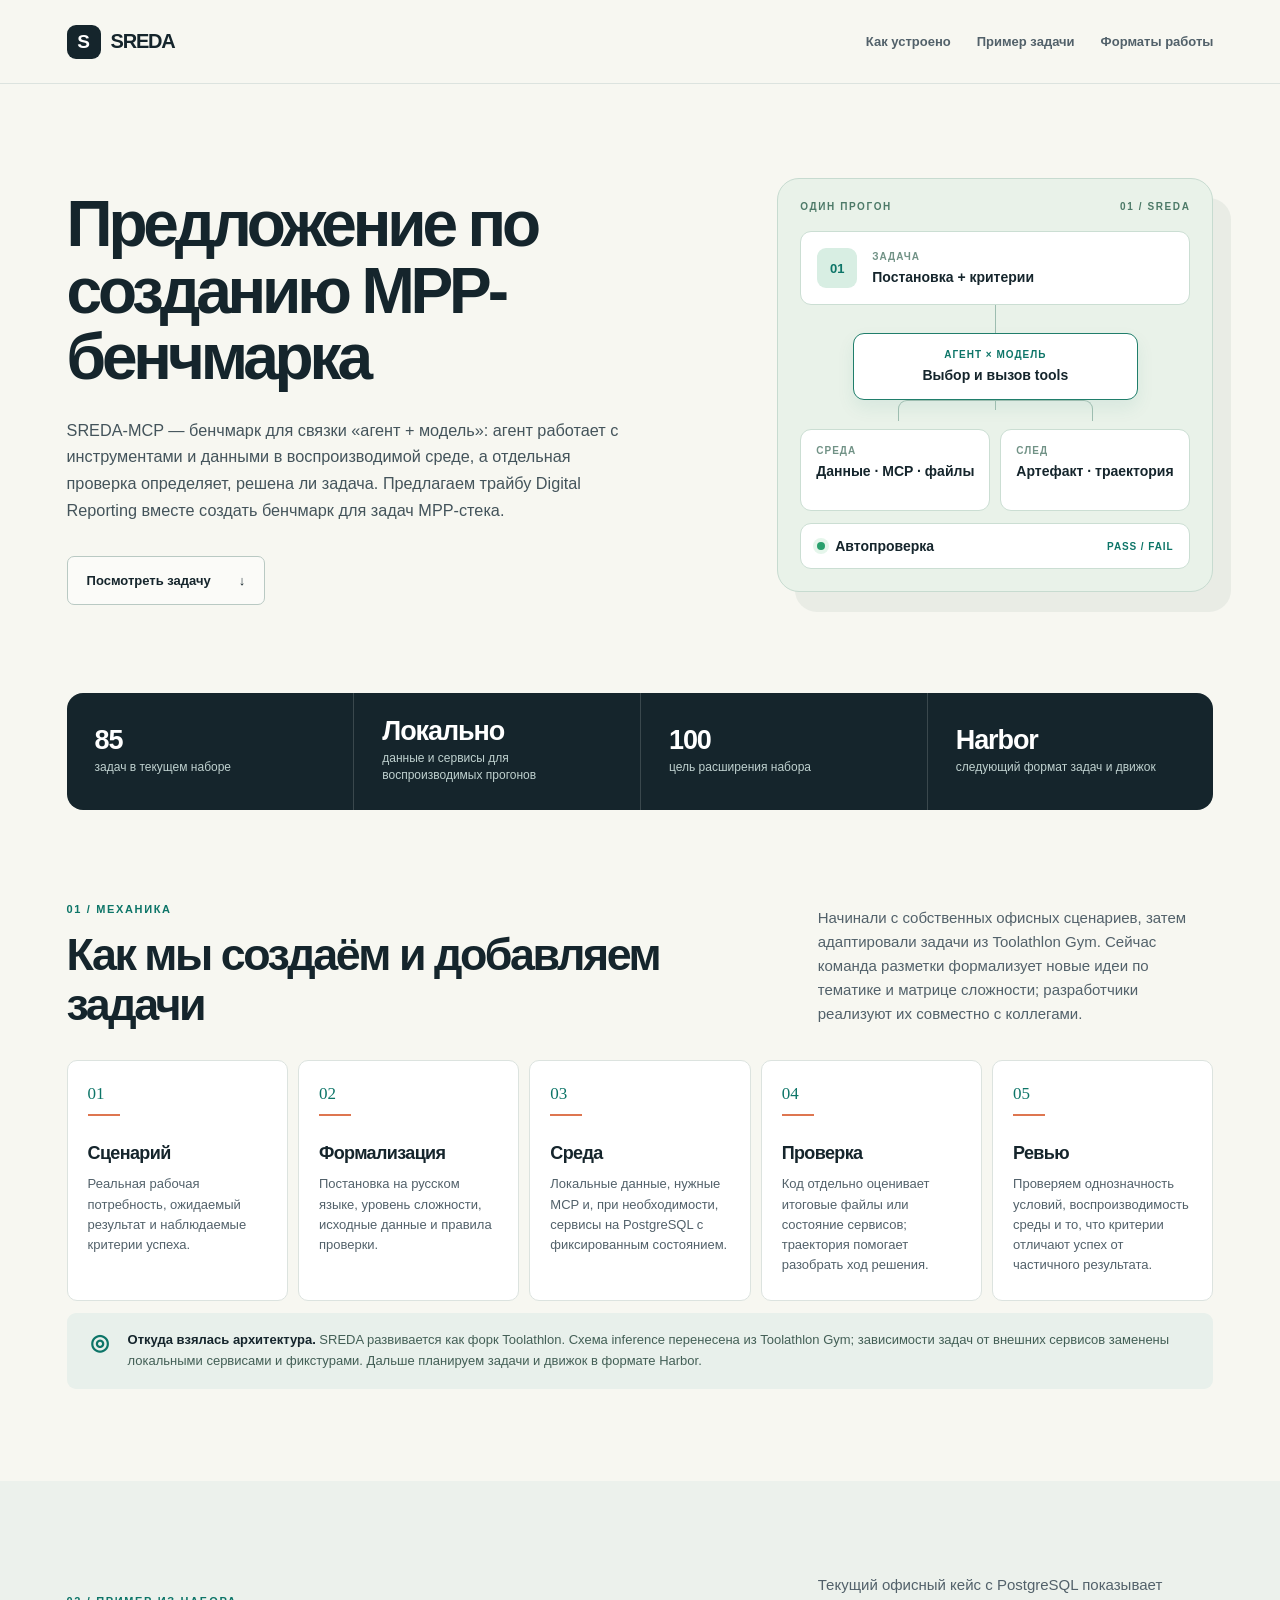
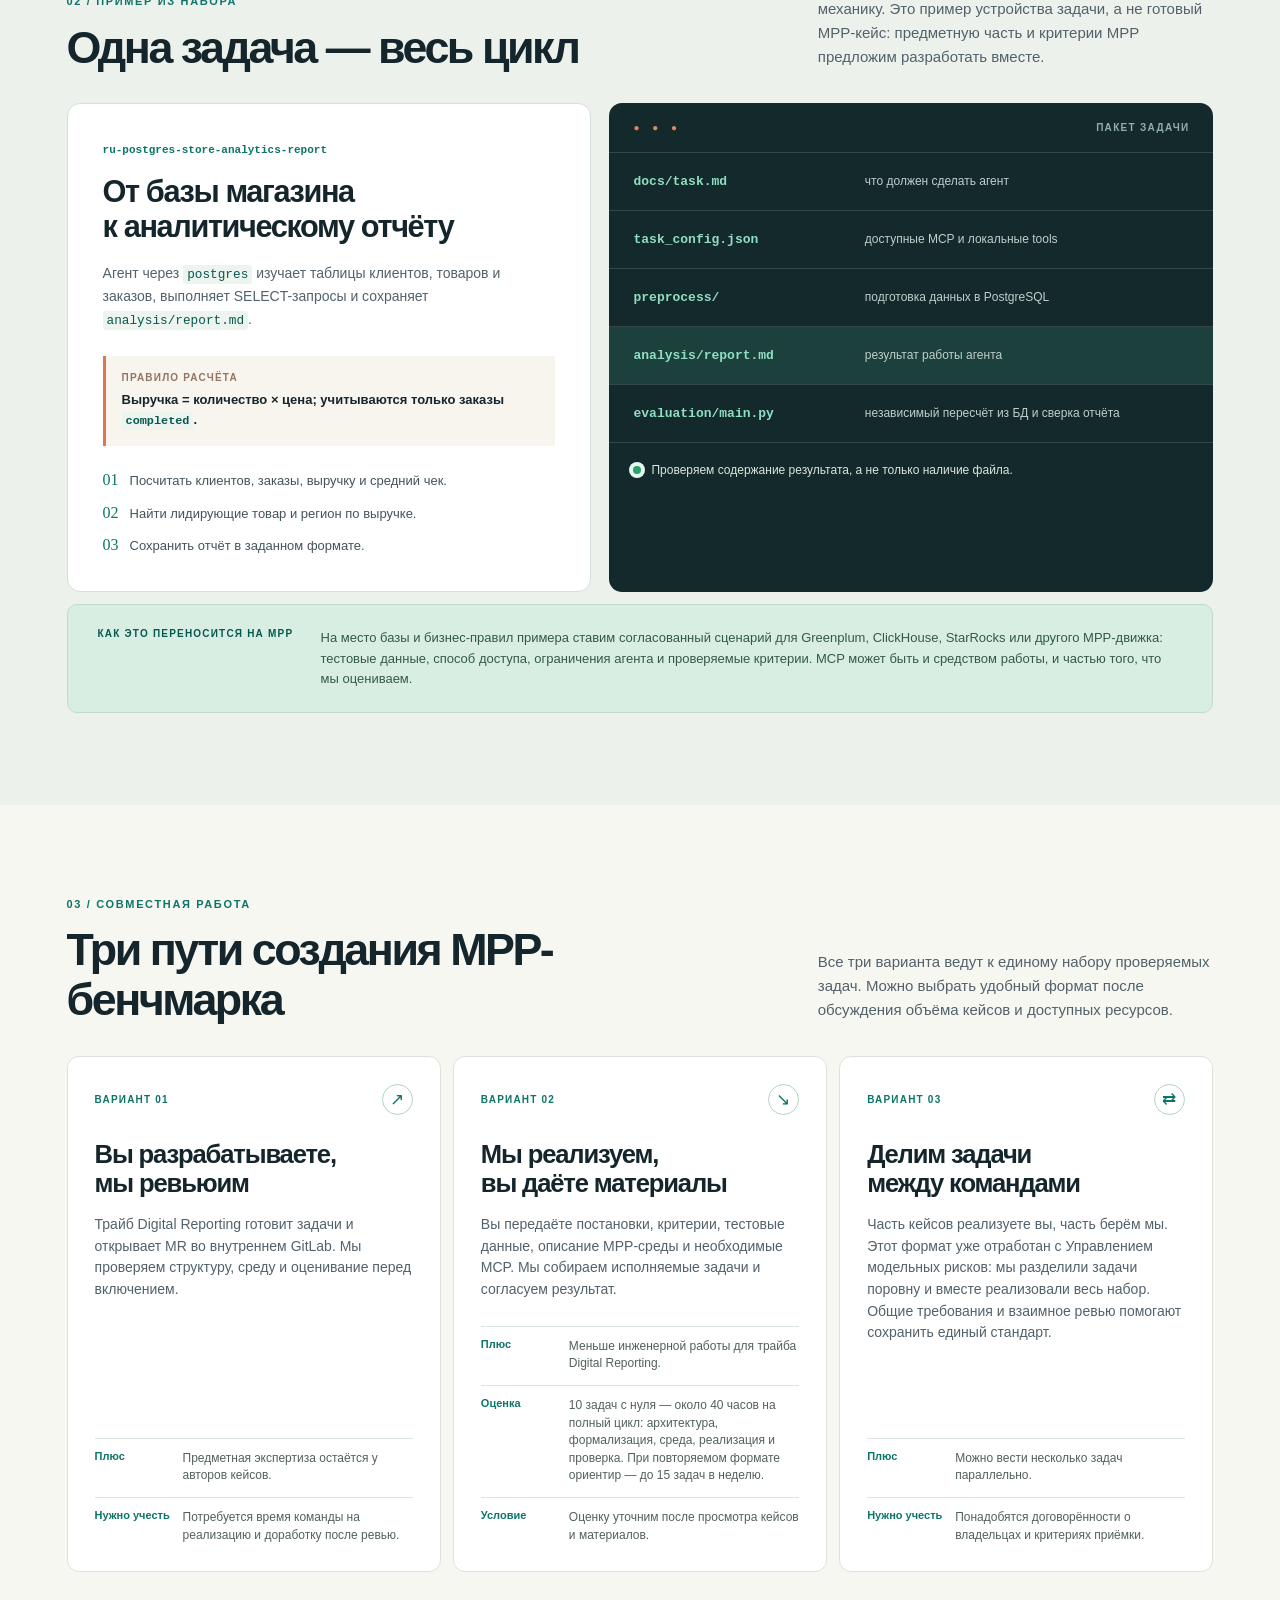
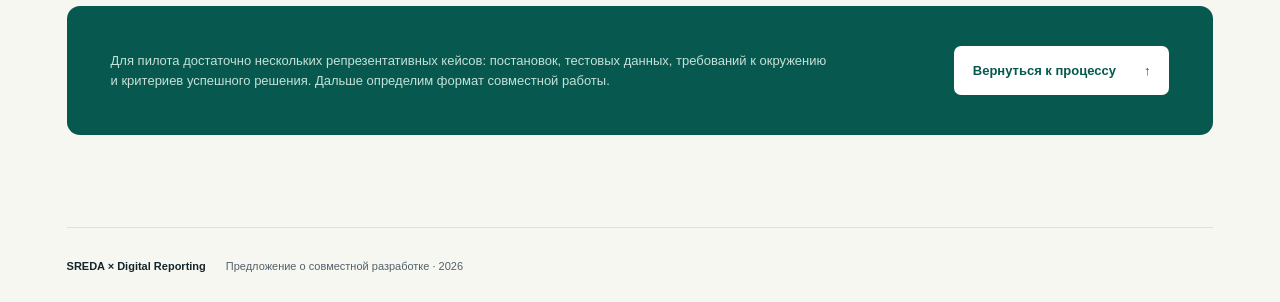
<file: mpp/index.html>
<!doctype html>
<html lang="ru">
  <head>
    <meta charset="utf-8" />
    <meta name="viewport" content="width=device-width, initial-scale=1" />
    <meta name="description" content="Предложение трайбу Digital Reporting о совместном создании MPP-бенчмарка на основе опыта SREDA-MCP." />
    <title>SREDA × Digital Reporting — предложение о MPP-бенчмарке</title>
    <link rel="icon" href="data:," />
    <link rel="stylesheet" href="./styles.css" />
  </head>
  <body>
    <a class="skip-link" href="#main">К содержанию</a>
    <div class="site-shell">
      <header class="site-header">
        <a class="brand" href="https://gitlab.ai.cloud.ru/agi-nlp/toolbench/toolathlon/-/tree/evals?ref_type=heads" aria-label="Открыть репозиторий SREDA в GitLab">
          <span class="brand-mark" aria-hidden="true">S</span>
          <span class="brand-name">SREDA</span>
        </a>
        <nav class="site-nav" aria-label="Разделы страницы">
          <a href="#how">Как устроено</a>
          <a href="#example">Пример задачи</a>
          <a href="#together">Форматы работы</a>
        </nav>
      </header>

      <main id="main">
        <section class="hero" aria-labelledby="hero-title">
          <div class="hero-copy">
            <h1 id="hero-title">Предложение по созданию MPP-бенчмарка</h1>
            <p class="hero-lead">SREDA-MCP — бенчмарк для связки «агент + модель»: агент работает с инструментами и данными в воспроизводимой среде, а отдельная проверка определяет, решена ли задача. Предлагаем трайбу Digital Reporting вместе создать бенчмарк для задач MPP-стека.</p>
            <div class="hero-actions">
              <a class="button button-secondary" href="#example">Посмотреть задачу <span aria-hidden="true">↓</span></a>
            </div>
          </div>
          <div class="hero-visual" aria-label="Схема прогона: задача, агент, рабочая среда, проверка">
            <div class="visual-topline"><span>ОДИН ПРОГОН</span><span>01 / SREDA</span></div>
            <div class="visual-task"><span class="visual-index">01</span><div><small>ЗАДАЧА</small><strong>Постановка + критерии</strong></div></div>
            <div class="visual-middle"><span class="visual-stem" aria-hidden="true"></span><div class="visual-agent"><small>АГЕНТ × МОДЕЛЬ</small><strong>Выбор и вызов tools</strong></div></div>
            <div class="visual-split"><div><small>СРЕДА</small><strong>Данные · MCP · файлы</strong></div><div><small>СЛЕД</small><strong>Артефакт · траектория</strong></div></div>
            <div class="visual-result"><span class="status-dot" aria-hidden="true"></span><strong>Автопроверка</strong><span>PASS / FAIL</span></div>
          </div>
        </section>

        <div class="fact-strip" aria-label="Состояние и планы бенчмарка">
          <div><strong>85</strong><span>задач в текущем наборе</span></div>
          <div><strong>Локально</strong><span>данные и сервисы для воспроизводимых прогонов</span></div>
          <div><strong>100</strong><span>цель расширения набора</span></div>
          <div><strong>Harbor</strong><span>следующий формат задач и движок</span></div>
        </div>

        <section class="section section-how" id="how" aria-labelledby="how-title">
          <div class="section-heading">
            <div><p class="section-kicker">01 / МЕХАНИКА</p><h2 id="how-title">Как мы создаём и добавляем задачи</h2></div>
            <p>Начинали с собственных офисных сценариев, затем адаптировали задачи из Toolathlon Gym. Сейчас команда разметки формализует новые идеи по тематике и матрице сложности; разработчики реализуют их совместно с коллегами.</p>
          </div>
          <div class="process-grid">
            <article class="process-step"><span>01</span><h3>Сценарий</h3><p>Реальная рабочая потребность, ожидаемый результат и наблюдаемые критерии успеха.</p></article>
            <article class="process-step"><span>02</span><h3>Формализация</h3><p>Постановка на русском языке, уровень сложности, исходные данные и правила проверки.</p></article>
            <article class="process-step"><span>03</span><h3>Среда</h3><p>Локальные данные, нужные MCP и, при необходимости, сервисы на PostgreSQL с фиксированным состоянием.</p></article>
            <article class="process-step"><span>04</span><h3>Проверка</h3><p>Код отдельно оценивает итоговые файлы или состояние сервисов; траектория помогает разобрать ход решения.</p></article>
            <article class="process-step"><span>05</span><h3>Ревью</h3><p>Проверяем однозначность условий, воспроизводимость среды и то, что критерии отличают успех от частичного результата.</p></article>
          </div>
          <div class="architecture-note"><span class="note-icon" aria-hidden="true">◎</span><p><strong>Откуда взялась архитектура.</strong> SREDA развивается как форк Toolathlon. Схема inference перенесена из Toolathlon Gym; зависимости задач от внешних сервисов заменены локальными сервисами и фикстурами. Дальше планируем задачи и движок в формате Harbor.</p></div>
        </section>

        <section class="section section-example" id="example" aria-labelledby="example-title">
          <div class="section-heading">
            <div><p class="section-kicker">02 / ПРИМЕР ИЗ НАБОРА</p><h2 id="example-title">Одна задача — весь цикл</h2></div>
            <p>Текущий офисный кейс с PostgreSQL показывает механику. Это пример устройства задачи, а не готовый MPP-кейс: предметную часть и критерии MPP предложим разработать вместе.</p>
          </div>
          <div class="example-layout">
            <div class="example-story">
              <span class="case-label">ru-postgres-store-analytics-report</span>
              <h3>От базы магазина<br />к аналитическому отчёту</h3>
              <p>Агент через <code>postgres</code> изучает таблицы клиентов, товаров и заказов, выполняет SELECT-запросы и сохраняет <code>analysis/report.md</code>.</p>
              <div class="case-rule"><span>Правило расчёта</span><strong>Выручка = количество × цена; учитываются только заказы <code>completed</code>.</strong></div>
              <ul class="case-checks">
                <li><span>01</span> Посчитать клиентов, заказы, выручку и средний чек.</li>
                <li><span>02</span> Найти лидирующие товар и регион по выручке.</li>
                <li><span>03</span> Сохранить отчёт в заданном формате.</li>
              </ul>
            </div>
            <div class="example-package" aria-label="Файлы и проверка примера задачи">
              <div class="package-head"><span class="package-dots" aria-hidden="true">● ● ●</span><span>ПАКЕТ ЗАДАЧИ</span></div>
              <div class="package-row"><code>docs/task.md</code><span>что должен сделать агент</span></div>
              <div class="package-row"><code>task_config.json</code><span>доступные MCP и локальные tools</span></div>
              <div class="package-row"><code>preprocess/</code><span>подготовка данных в PostgreSQL</span></div>
              <div class="package-row is-output"><code>analysis/report.md</code><span>результат работы агента</span></div>
              <div class="package-row"><code>evaluation/main.py</code><span>независимый пересчёт из БД и сверка отчёта</span></div>
              <div class="package-footer"><span class="status-dot" aria-hidden="true"></span> Проверяем содержание результата, а не только наличие файла.</div>
            </div>
          </div>
          <div class="mpp-bridge"><span>КАК ЭТО ПЕРЕНОСИТСЯ НА MPP</span><p>На место базы и бизнес-правил примера ставим согласованный сценарий для Greenplum, ClickHouse, StarRocks или другого MPP-движка: тестовые данные, способ доступа, ограничения агента и проверяемые критерии. MCP может быть и средством работы, и частью того, что мы оцениваем.</p></div>
        </section>

        <section class="section section-together" id="together" aria-labelledby="together-title">
          <div class="section-heading">
            <div><p class="section-kicker">03 / СОВМЕСТНАЯ РАБОТА</p><h2 id="together-title">Три пути создания MPP-бенчмарка</h2></div>
            <p>Все три варианта ведут к единому набору проверяемых задач. Можно выбрать удобный формат после обсуждения объёма кейсов и доступных ресурсов.</p>
          </div>
          <div class="options-grid">
            <article class="option-card"><div class="option-top"><span>ВАРИАНТ 01</span><span class="option-glyph" aria-hidden="true">↗</span></div><h3>Вы разрабатываете,<br />мы ревьюим</h3><p>Трайб Digital Reporting готовит задачи и открывает MR во внутреннем GitLab. Мы проверяем структуру, среду и оценивание перед включением.</p><dl><div><dt>Плюс</dt><dd>Предметная экспертиза остаётся у авторов кейсов.</dd></div><div><dt>Нужно учесть</dt><dd>Потребуется время команды на реализацию и доработку после ревью.</dd></div></dl></article>
            <article class="option-card"><div class="option-top"><span>ВАРИАНТ 02</span><span class="option-glyph" aria-hidden="true">↘</span></div><h3>Мы реализуем,<br />вы даёте материалы</h3><p>Вы передаёте постановки, критерии, тестовые данные, описание MPP-среды и необходимые MCP. Мы собираем исполняемые задачи и согласуем результат.</p><dl><div><dt>Плюс</dt><dd>Меньше инженерной работы для трайба Digital Reporting.</dd></div><div><dt>Оценка</dt><dd>10 задач с нуля — около 40 часов на полный цикл: архитектура, формализация, среда, реализация и проверка. При повторяемом формате ориентир — до 15 задач в неделю.</dd></div><div><dt>Условие</dt><dd>Оценку уточним после просмотра кейсов и материалов.</dd></div></dl></article>
            <article class="option-card"><div class="option-top"><span>ВАРИАНТ 03</span><span class="option-glyph" aria-hidden="true">⇄</span></div><h3>Делим задачи<br />между командами</h3><p>Часть кейсов реализуете вы, часть берём мы. Этот формат уже отработан с Управлением модельных рисков: мы разделили задачи поровну и вместе реализовали весь набор. Общие требования и взаимное ревью помогают сохранить единый стандарт.</p><dl><div><dt>Плюс</dt><dd>Можно вести несколько задач параллельно.</dd></div><div><dt>Нужно учесть</dt><dd>Понадобятся договорённости о владельцах и критериях приёмки.</dd></div></dl></article>
          </div>
          <div class="closing"><p>Для пилота достаточно нескольких репрезентативных кейсов: постановок, тестовых данных, требований к окружению и критериев успешного решения. Дальше определим формат совместной работы.</p><a class="button button-light" href="#how">Вернуться к процессу <span aria-hidden="true">↑</span></a></div>
        </section>
      </main>

      <footer class="site-footer"><span>SREDA × Digital Reporting</span><span>Предложение о совместной разработке · 2026</span></footer>
    </div>
  </body>
</html>
</file>
<file: mpp/styles.css>
:root {
  --ink: #15252c;
  --muted: #52616a;
  --paper: #f7f7f1;
  --white: #ffffff;
  --line: #dce3df;
  --teal: #0d7568;
  --teal-dark: #07584f;
  --mint: #d8eee3;
  --orange: #de7650;
  --radius: 16px;
}

* { box-sizing: border-box; }
html { scroll-behavior: smooth; }
body { margin: 0; color: var(--ink); background: var(--paper); font-family: Inter, -apple-system, BlinkMacSystemFont, "Segoe UI", Arial, sans-serif; -webkit-font-smoothing: antialiased; }
a { color: inherit; }
button, a { -webkit-tap-highlight-color: transparent; }
a:focus-visible { outline: 3px solid var(--orange); outline-offset: 4px; }
code { font-family: ui-monospace, SFMono-Regular, Menlo, Monaco, Consolas, monospace; }
.skip-link { position: absolute; left: 16px; top: -60px; z-index: 10; padding: 10px 15px; background: var(--white); border-radius: 8px; }
.skip-link:focus { top: 12px; }
.site-shell { max-width: 1520px; margin: 0 auto; }

.site-header { display: flex; align-items: center; min-height: 84px; padding: 0 5.2%; border-bottom: 1px solid var(--line); gap: 40px; }
.brand { display: inline-flex; align-items: center; gap: 10px; text-decoration: none; flex: none; }
.brand-mark { width: 34px; height: 34px; display: grid; place-items: center; background: var(--ink); color: #fff; border-radius: 9px; font-weight: 900; font-size: 19px; }
.brand-name { font-weight: 850; font-size: 20px; letter-spacing: -.06em; }
.site-nav { display: flex; align-items: center; gap: 26px; margin-left: auto; }
.site-nav a { font-size: 13px; font-weight: 650; text-decoration: none; }
.site-nav a { color: var(--muted); }
.site-nav a:hover { color: var(--teal); }

.hero { display: grid; grid-template-columns: 1.05fr .95fr; gap: 6%; align-items: center; padding: 82px 5.2% 88px; }
.section-kicker { margin: 0; font-size: 11px; font-weight: 800; line-height: 1.4; letter-spacing: .15em; text-transform: uppercase; color: var(--teal); }
.hero h1 { margin: 25px 0 26px; font-size: clamp(50px, 5vw, 76px); line-height: 1.04; letter-spacing: -.065em; font-weight: 790; }
.hero-lead { max-width: 610px; margin: 0; font-size: clamp(16px, 1.27vw, 19px); line-height: 1.65; color: #44545b; }
.hero-actions { display: flex; gap: 10px; flex-wrap: wrap; margin-top: 32px; }
.button { display: inline-flex; align-items: center; justify-content: space-between; gap: 28px; min-height: 49px; padding: 0 19px; text-decoration: none; font-size: 13px; font-weight: 750; border-radius: 7px; transition: transform .15s ease, background .15s ease; }
.button:hover { transform: translateY(-2px); }
.button-secondary { border: 1px solid #b9c9c3; background: rgba(255,255,255,.55); }

.hero-visual { overflow: hidden; max-width: 560px; margin-left: auto; padding: 22px; background: #e9f2e9; border: 1px solid #c7dbd0; border-radius: 22px; box-shadow: 18px 20px 0 rgba(42, 91, 73, .07); }
.visual-topline { display: flex; justify-content: space-between; padding-bottom: 19px; font-size: 10px; font-weight: 800; letter-spacing: .16em; color: #4d7a68; }
.visual-task, .visual-agent, .visual-split > div, .visual-result { background: var(--white); border: 1px solid #cbded3; border-radius: 11px; }
.visual-task { display: flex; align-items: center; gap: 15px; padding: 16px; }
.visual-index { display: grid; place-items: center; width: 40px; height: 40px; color: var(--teal); background: var(--mint); border-radius: 9px; font-size: 13px; font-weight: 850; }
.hero-visual small { display: block; margin-bottom: 6px; font-size: 10px; font-weight: 800; letter-spacing: .1em; color: #719286; }
.hero-visual strong { font-size: 14px; }
.visual-middle { display: flex; flex-direction: column; align-items: center; }
.visual-stem { width: 1px; height: 28px; background: #9dbdb0; }
.visual-agent { width: 73%; padding: 15px; text-align: center; border-color: #207e6b; box-shadow: 0 8px 18px rgba(13, 117, 104, .08); }
.visual-agent small { color: var(--teal); }
.visual-split { position: relative; display: grid; grid-template-columns: 1fr 1fr; gap: 10px; padding-top: 29px; }
.visual-split:before { content: ''; position: absolute; top: 0; left: 25%; right: 25%; height: 20px; border: 1px solid #9dbdb0; border-bottom: 0; border-radius: 9px 9px 0 0; }
.visual-split:after { content: ''; position: absolute; top: 0; left: 50%; height: 10px; width: 1px; background: #9dbdb0; }
.visual-split > div { min-height: 82px; padding: 15px; }
.visual-result { display: flex; align-items: center; gap: 10px; margin-top: 12px; padding: 14px 16px; }
.visual-result span:last-child { margin-left: auto; font-size: 10px; font-weight: 900; letter-spacing: .09em; color: var(--teal); }
.status-dot { display: inline-block; width: 8px; height: 8px; flex: none; border-radius: 50%; background: #29a06d; box-shadow: 0 0 0 4px #e5f6eb; }

.fact-strip { display: grid; grid-template-columns: repeat(4, 1fr); gap: 0; margin: 0 5.2%; background: var(--ink); color: var(--white); border-radius: var(--radius); }
.fact-strip > div { min-height: 106px; padding: 25px 28px; display: flex; flex-direction: column; justify-content: center; gap: 5px; }
.fact-strip > div + div { border-left: 1px solid rgba(255,255,255,.16); }
.fact-strip strong { font-size: 27px; line-height: 1; letter-spacing: -.04em; }
.fact-strip span { font-size: 12px; line-height: 1.45; color: #bfd1cf; }

.section { padding: 92px 5.2%; scroll-margin-top: 30px; }
.section-heading { display: grid; grid-template-columns: 1.25fr .75fr; gap: 8%; align-items: end; margin-bottom: 31px; }
.section-heading h2 { max-width: 730px; margin: 12px 0 0; font-size: clamp(36px, 3.5vw, 52px); line-height: 1.12; letter-spacing: -.055em; }
.section-heading > p { max-width: 480px; margin: 0 0 3px; color: var(--muted); font-size: 15px; line-height: 1.6; }
.process-grid { display: grid; grid-template-columns: repeat(5, 1fr); gap: 10px; }
.process-step { min-height: 230px; padding: 23px 20px 25px; background: var(--white); border: 1px solid var(--line); border-radius: 10px; }
.process-step > span { display: inline-block; width: 32px; padding-bottom: 10px; color: var(--teal); border-bottom: 2px solid var(--orange); font-family: Georgia, serif; font-size: 17px; }
.process-step h3 { margin: 27px 0 10px; font-size: 18px; letter-spacing: -.035em; }
.process-step p { margin: 0; font-size: 13px; line-height: 1.55; color: var(--muted); }
.architecture-note { display: flex; align-items: flex-start; gap: 16px; margin-top: 12px; padding: 17px 20px; background: #e8f0eb; border-radius: 9px; }
.architecture-note p { margin: 0; color: #435f56; font-size: 13px; line-height: 1.6; }
.architecture-note strong { color: var(--ink); }
.note-icon { display: grid; place-items: center; width: 25px; height: 25px; flex: none; color: var(--teal); font-weight: bold; font-size: 22px; }

.section-example { background: #ecf1ec; }
.example-layout { display: grid; grid-template-columns: .93fr 1.07fr; gap: 18px; }
.example-story { padding: 35px; background: var(--white); border: 1px solid #d5dfd7; border-radius: 13px; }
.case-label { font: 700 11px ui-monospace, Menlo, monospace; color: var(--teal); }
.example-story h3 { margin: 17px 0 18px; font-size: clamp(27px, 2.4vw, 35px); line-height: 1.14; letter-spacing: -.045em; }
.example-story > p { max-width: 520px; margin: 0; color: var(--muted); font-size: 14px; line-height: 1.65; }
.example-story code, .case-rule code { padding: 2px 4px; background: #edf3ef; border-radius: 3px; color: var(--teal-dark); font-size: .91em; }
.case-rule { margin-top: 25px; padding: 16px; border-left: 3px solid var(--orange); background: #f8f4ee; }
.case-rule span { display: block; margin-bottom: 7px; color: #947561; font-size: 10px; font-weight: 850; text-transform: uppercase; letter-spacing: .12em; }
.case-rule strong { font-size: 13px; line-height: 1.5; }
.case-checks { display: grid; gap: 10px; margin: 23px 0 0; padding: 0; list-style: none; }
.case-checks li { display: flex; align-items: baseline; gap: 11px; color: #43545a; font-size: 13px; line-height: 1.4; }
.case-checks span { color: var(--teal); font-family: Georgia, serif; font-size: 16px; }
.example-package { overflow: hidden; background: #14292b; border-radius: 13px; color: var(--white); }
.package-head { display: flex; justify-content: space-between; align-items: center; padding: 19px 24px; color: #91afa9; font-size: 10px; font-weight: 800; letter-spacing: .13em; border-bottom: 1px solid #344649; }
.package-dots { color: #df8664; letter-spacing: 5px; }
.package-row { display: grid; grid-template-columns: minmax(160px, .8fr) 1.2fr; align-items: center; gap: 15px; min-height: 58px; padding: 10px 24px; border-bottom: 1px solid #344649; }
.package-row code { color: #90dec1; font-size: 13px; font-weight: 700; overflow-wrap: anywhere; }
.package-row span { color: #c0ceca; font-size: 12px; line-height: 1.35; }
.package-row.is-output { background: #1c403c; }
.package-footer { display: flex; align-items: center; gap: 10px; padding: 19px 24px; color: #d8e7dc; font-size: 12px; line-height: 1.4; }
.mpp-bridge { display: grid; grid-template-columns: 205px 1fr; gap: 18px; margin-top: 12px; padding: 23px 30px; background: var(--mint); border: 1px solid #c0dbcd; border-radius: 10px; }
.mpp-bridge span { color: var(--teal-dark); font-size: 10px; font-weight: 850; letter-spacing: .12em; }
.mpp-bridge p { margin: 0; color: #34594a; font-size: 13px; line-height: 1.55; }

.options-grid { display: grid; grid-template-columns: repeat(3, 1fr); gap: 12px; }
.option-card { display: flex; flex-direction: column; min-height: 394px; padding: 27px; border: 1px solid var(--line); border-radius: 12px; background: var(--white); }
.option-top { display: flex; align-items: center; justify-content: space-between; font-size: 10px; font-weight: 850; letter-spacing: .12em; color: var(--teal); }
.option-glyph { display: grid; place-items: center; width: 31px; height: 31px; border: 1px solid #b2d4c7; border-radius: 50%; font-size: 17px; font-weight: 500; }
.option-card h3 { margin: 25px 0 15px; font-size: clamp(23px, 2vw, 30px); line-height: 1.16; letter-spacing: -.045em; }
.option-card > p { margin: 0; color: var(--muted); font-size: 14px; line-height: 1.55; }
.option-card dl { display: grid; gap: 13px; margin: auto 0 0; padding-top: 25px; }
.option-card dl > div { display: grid; grid-template-columns: 77px 1fr; gap: 11px; padding-top: 11px; border-top: 1px solid #dce6df; }
.option-card dt { font-size: 11px; font-weight: 800; color: var(--teal); }
.option-card dd { margin: 0; color: #52615e; font-size: 12px; line-height: 1.45; }
.closing { display: flex; align-items: center; justify-content: space-between; gap: 40px; margin-top: 34px; padding: 40px 44px; color: var(--white); background: var(--teal-dark); border-radius: 13px; }
.closing p { max-width: 720px; margin: 0; color: #c6e1d7; font-size: 13px; line-height: 1.55; }
.button-light { flex: none; color: var(--teal-dark); background: var(--white); }
.site-footer { display: flex; align-items: center; gap: 20px; min-height: 76px; margin: 0 5.2%; border-top: 1px solid var(--line); color: var(--muted); font-size: 11px; }
.site-footer span:first-child { color: var(--ink); font-weight: 850; }

@media (max-width: 1100px) {
  .hero { gap: 3%; }
  .hero h1 { font-size: clamp(45px, 5vw, 62px); }
  .process-grid { grid-template-columns: repeat(3, 1fr); }
  .process-step { min-height: 190px; }
  .option-card { padding: 22px; }
  .option-card dl > div { grid-template-columns: 1fr; gap: 3px; }
}
@media (max-width: 760px) {
  .site-header { min-height: 70px; padding: 0 5%; gap: 12px; }
  .site-nav { display: none; }
  .hero { grid-template-columns: 1fr; gap: 40px; padding: 60px 5% 65px; }
  .hero h1 { font-size: clamp(45px, 9vw, 65px); }
  .hero-visual { width: 100%; max-width: none; margin: 0; }
  .fact-strip { grid-template-columns: 1fr 1fr; margin: 0 5%; }
  .fact-strip > div { min-height: 104px; padding: 20px; }
  .fact-strip > div:nth-child(3) { border-left: 0; border-top: 1px solid rgba(255,255,255,.16); }
  .fact-strip > div:nth-child(4) { border-top: 1px solid rgba(255,255,255,.16); }
  .section { padding: 65px 5%; }
  .section-heading { grid-template-columns: 1fr; gap: 18px; }
  .section-heading h2 { font-size: clamp(33px, 6vw, 45px); }
  .process-grid { grid-template-columns: 1fr 1fr; }
  .example-layout { grid-template-columns: 1fr; }
  .mpp-bridge { grid-template-columns: 1fr; gap: 10px; }
  .options-grid { grid-template-columns: 1fr; }
  .option-card { min-height: 0; }
  .option-card dl { margin-top: 15px; padding-top: 0; }
  .option-card dl > div { grid-template-columns: 90px 1fr; }
  .closing { display: block; padding: 31px; }
  .closing .button { margin-top: 22px; }
  .site-footer { margin: 0 5%; flex-wrap: wrap; padding: 20px 0; }
}
@media (max-width: 480px) {
  .brand-name { font-size: 17px; }
  .hero h1 { font-size: 42px; }
  .hero-visual { padding: 15px; }
  .visual-split > div { padding: 12px; }
  .hero-visual strong { font-size: 12px; }
  .process-grid { grid-template-columns: 1fr; }
  .process-step { min-height: 0; }
  .process-step h3 { margin-top: 20px; }
  .fact-strip strong { font-size: 23px; }
  .example-story { padding: 24px; }
  .package-row { grid-template-columns: 1fr; gap: 5px; padding: 11px 18px; }
  .package-head, .package-footer { padding-left: 18px; padding-right: 18px; }
  .option-card dl > div { grid-template-columns: 1fr; gap: 3px; }
}
@media (prefers-reduced-motion: reduce) { html { scroll-behavior: auto; } .button { transition: none; } }
</file>
